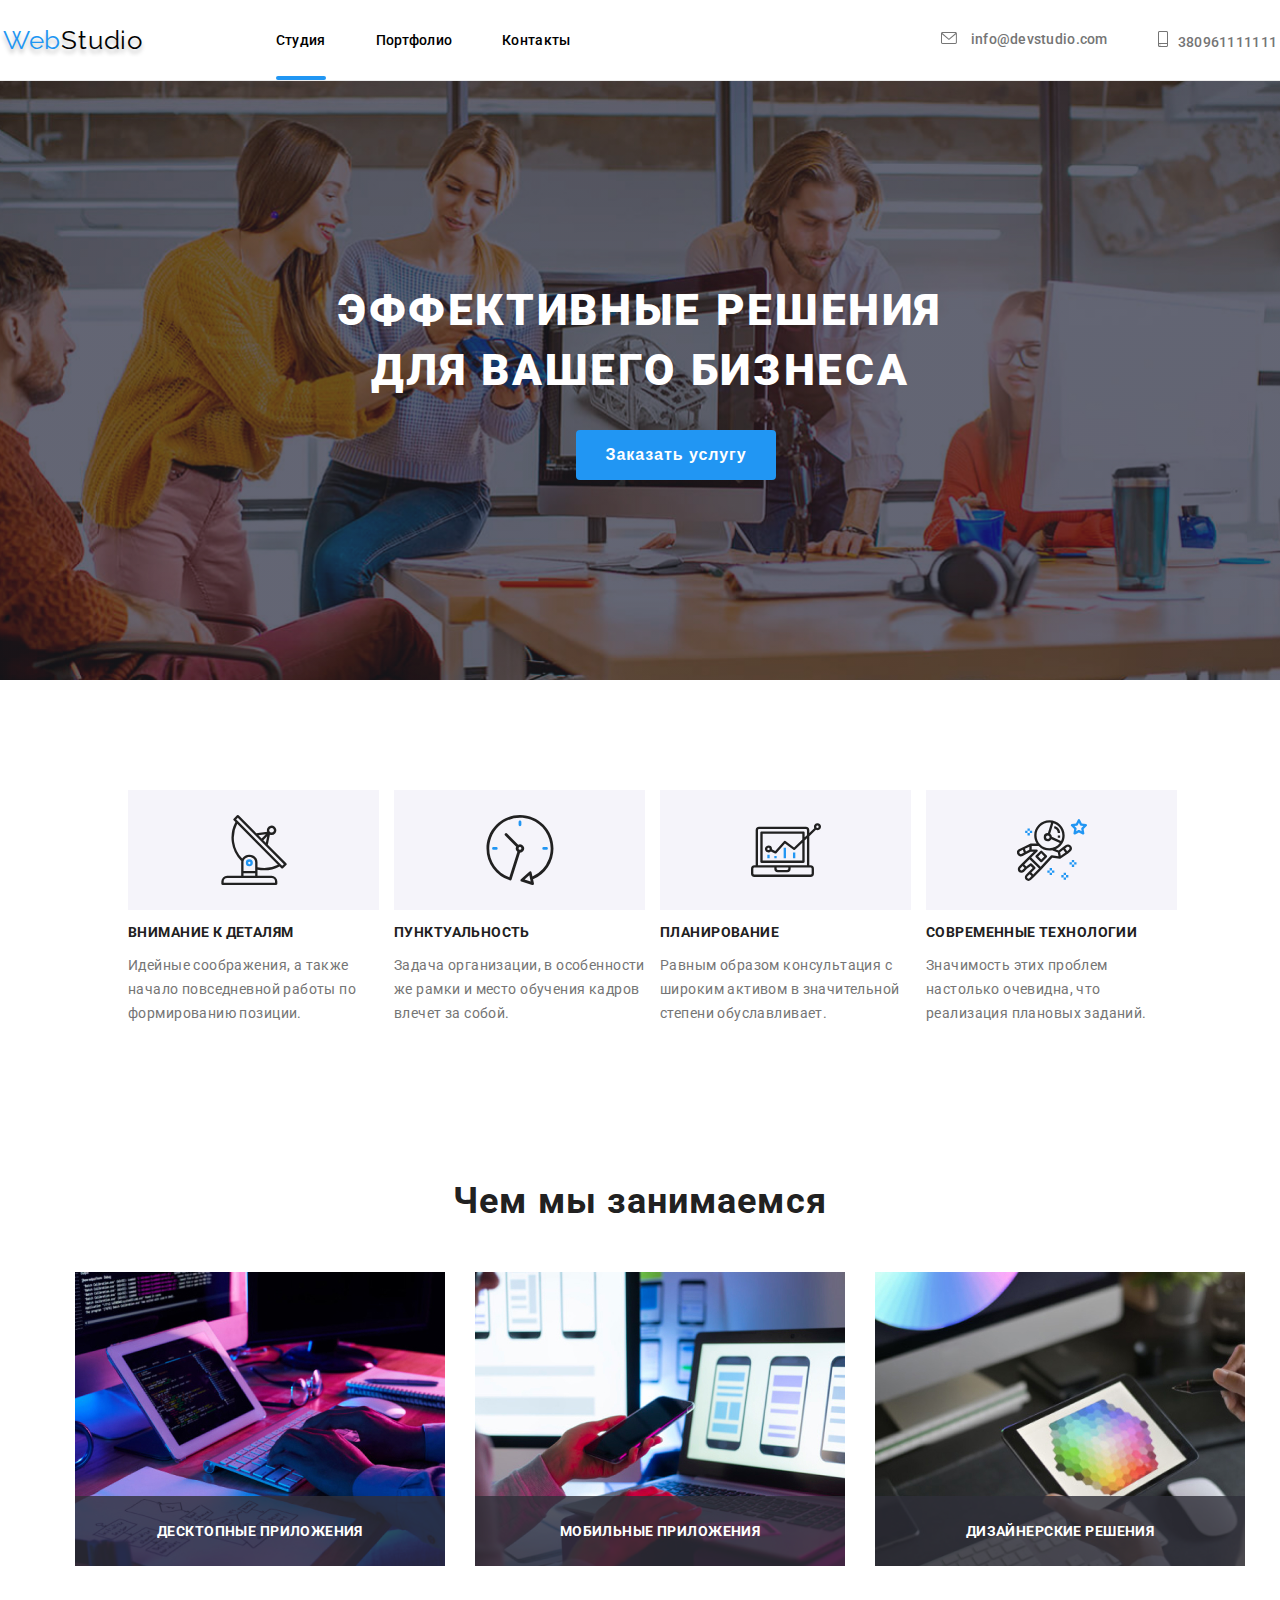
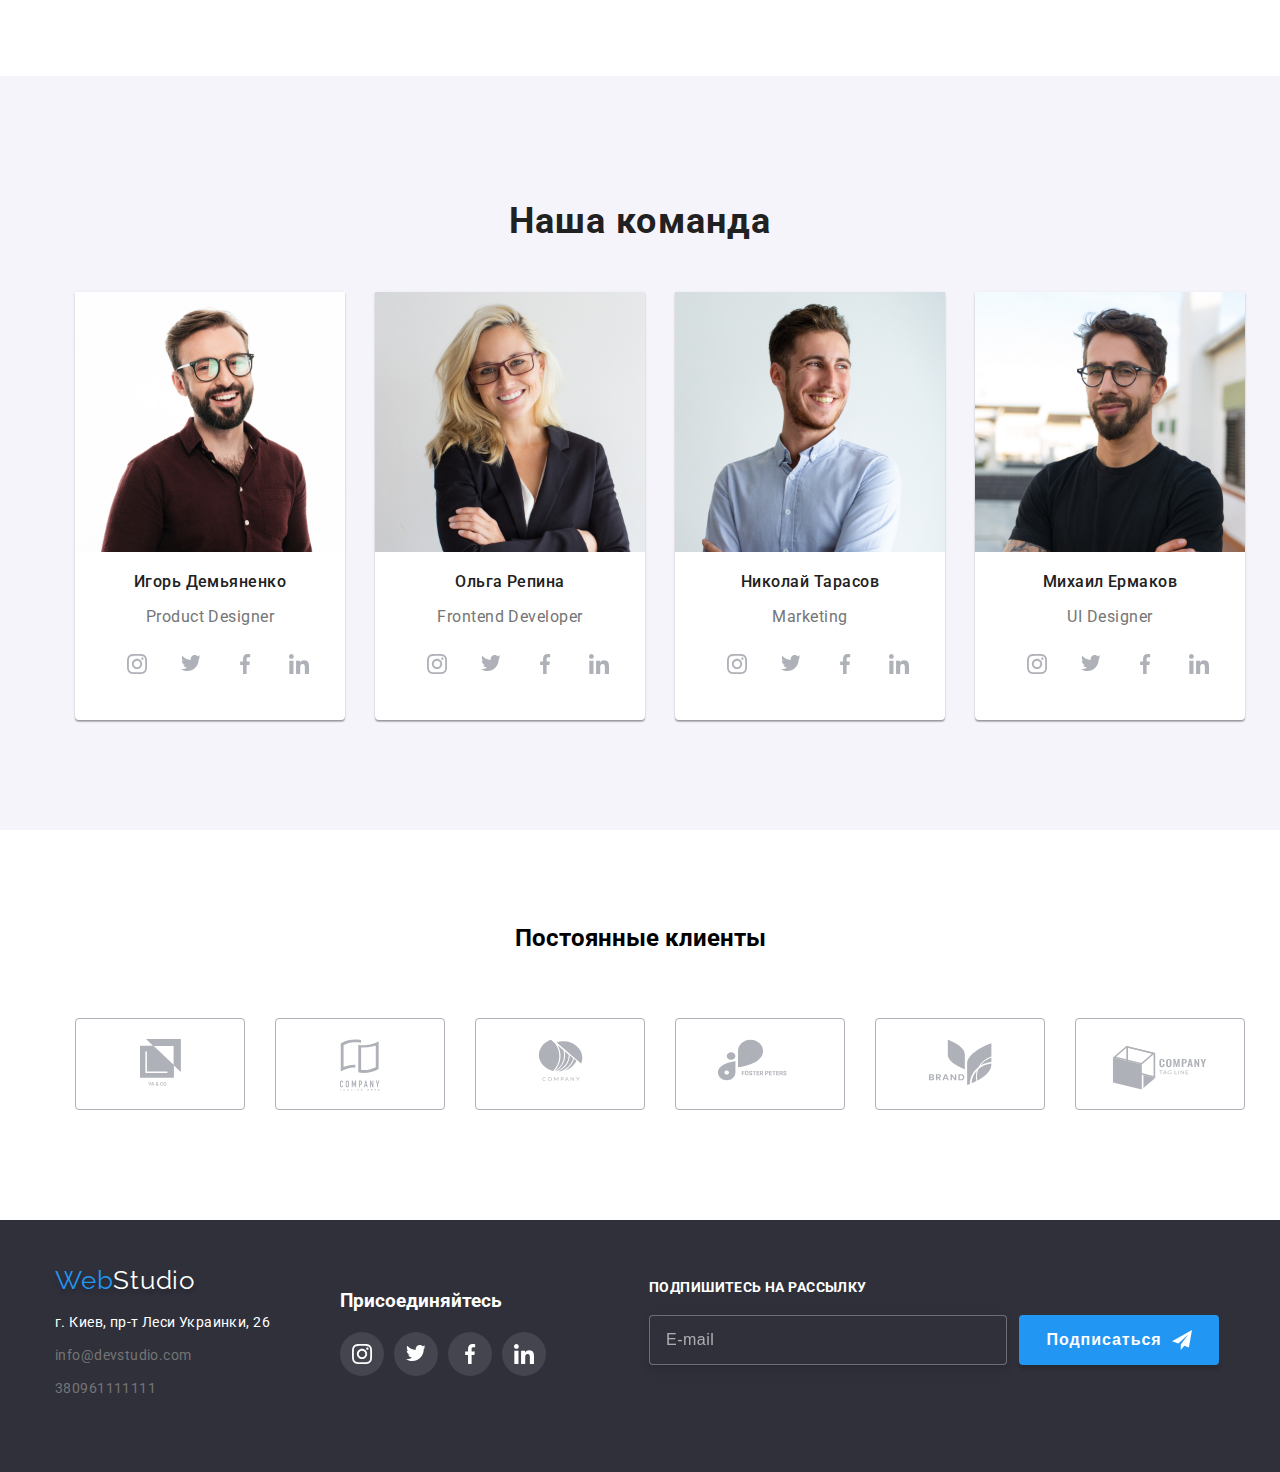
<file: index.html>
<!DOCTYPE html>
<html lang="ru">

<head>
    <meta charset="UTF-8">
    <meta http-equiv="X-UA-Compatible" content="IE=edge">
    <meta name="viewport" content="width=device-width, initial-scale=1.0">
    <title lang="en">Web Studio</title>
    <link rel="preconnect" href="https://fonts.googleapis.com">
    <link rel="preconnect" href="https://fonts.gstatic.com" crossorigin>
    <link href="https://fonts.googleapis.com/css2?family=Raleway:wght@700&family=Roboto:wght@400;700;900&display=swap"
        rel="stylesheet">
    <link rel="stylesheet" href="css/styles.css" type="text/css" />
</head>

<body class="body">
    <header class="header">
        <div>
            <a href="" class="icon top"><span>Web</span>Studio</a>
        </div>
        <nav>
            <ul class="menu-navigation">
                <li class="item"><a href="./index.html" class="link current-main">Студия</a></li>
                <li class="item"><a href="./portfolio.html" class="link">Портфолио</a></li>
                <li class="item"><a href="" class="link">Контакты</a></li>
            </ul>
        </nav>
        <div>
            <ul class="contacts">

                <li class="item contacts-item"><a href="mailto:info@devstudio.com" >
                        <svg width="16" height="12" class="letter-icon">
                            <use href="./images/sprite.svg#icon-letter-icon" ></use>
                        </svg>
                        info@devstudio.com
                    </a>
                </li>

                <li class="item contacts-item"><a href="tel:+380961111111"><svg width="10" height="16" class="smarthphone-icon">
                            <use href="./images/sprite.svg#icon-smartphone-icon"></use>
                        </svg>380961111111</a>
                </li>
            </ul>
        </div>
    </header>
    <main>
        <section class="hat">
            <h1>Эффективные решения </br>для вашего бизнеса</h1>
            <button type="button" data-modal-open>
                Заказать услугу
            </button>
        </section>

        <section class="specifications">
            <h2 hidden=true>Особенности</h2>
            <div class="container specifications-container">
                <ul class="specifications-list">
                    <li class="specifications-item">
                        <h3>Внимание к деталям</h3>
                        <p>Идейные соображения, а также начало повседневной работы по формированию позиции.</p>
                    </li>

                    <li class="specifications-item">
                        <h3>Пунктуальность</h3>
                        <p>Задача организации, в особенности же рамки и место обучения кадров влечет за собой.</p>
                    </li>

                    <li class="specifications-item">
                        <h3>Планирование</h3>
                        <p>Равным образом консультация с широким активом в значительной степени обуславливает.</p>
                    </li>

                    <li class="specifications-item">
                        <h3>Современные технологии</h3>
                        <p>Значимость этих проблем настолько очевидна, что реализация плановых заданий.</p>
                    </li>
                </ul>
            </div>
        </section>
        <section class="activities">
            <h2 class="activities-title">Чем мы занимаемся</h2>
            <div class="activites-images">
                <ul class="activities-list">
                <li class="activities-img">
                    <img class="activites-item" src="images/img.jpg" alt="человек печатает" width="370" height="294"/>
                    <h3 class="activities-description">Десктопные приложения</h3>
                </li>
                <li class="activities-img">
                    <img class="activites-item" src="images/box2.jpg" alt="человек держит телефон" width="370" height="294" />
                    <h3 class="activities-description">Мобильные приложения</h3>
                </li>
                <li class="activities-img">
                    <img class="activites-item" src="images/box3.jpg" alt="человек рисует в планшете" width="370" height="294"/>
                    <h3 class="activities-description">Дизайнерские решения</h3>
                </li>
                </ul>
            </div>
        </section>
        <section class="team">
            <h2>Наша команда</h2>
            <ul>
                <li class="team-box">
                    <img src="images/P.jpg" alt="Игорь Демьяненко" width="270" height="260" />
                    <h3>Игорь Демьяненко</h3>
                    <p>Product Designer</p>
                    <div class="team-container">
                        <ul class="team-list">
                            <li class="team-link">
                                <button>
                                    <svg width="20" height="20" class="team-icon">
                                        <use href="./images/sprite.svg#icon-instagram"></use>
                                    </svg>
                                </button>
                            </li>
                            <li class="team-link">
                                <button>
                                    <svg width="20" height="18"  class="team-icon">
                                        <use href="./images/sprite.svg#icon-Twitter"></use>
                                    </svg>
                                </button>
                            </li>
                            <li class="team-link">
                                <button>
                                    <svg width="20" height="20" class="team-icon">
                                        <use href="./images/sprite.svg#icon-Facebook"></use>
                                    </svg>
                                </button>
                            </li>
                            <li class="team-link">
                                <button>
                                    <svg width="20" height="20" class="team-icon">
                                        <use href="./images/sprite.svg#icon-Linkedin"></use>
                                    </svg>
                                </button>
                            </li>
                        </ul>
                    </div>
                </li>
                <li class="team-box">
                    <img src="images/P1.jpg" alt="Ольга Репина" width="270" height="260" />
                    <h3>Ольга Репина</h3>
                    <p>Frontend Developer</p>
                    <div class="team-container">
                        <ul class="team-list">
                            <li class="team-link">
                                <button>
                                    <svg width="20" height="20" class="team-icon">
                                        <use href="./images/sprite.svg#icon-instagram"></use>
                                    </svg>
                                </button>
                            </li>
                            <li class="team-link">
                                <button>
                                    <svg width="20" height="18"  class="team-icon">
                                        <use href="./images/sprite.svg#icon-Twitter"></use>
                                    </svg>
                                </button>
                            </li>
                            <li class="team-link">
                                <button>
                                    <svg width="20" height="20" class="team-icon">
                                        <use href="./images/sprite.svg#icon-Facebook"></use>
                                    </svg>
                                </button>
                            </li>
                            <li class="team-link">
                                <button>
                                    <svg width="20" height="20" class="team-icon">
                                        <use href="./images/sprite.svg#icon-Linkedin"></use>
                                    </svg>
                                </button>
                            </li>
                        </ul>
                    </div>
                </li>
                <li class="team-box">
                    <img src="images/P2.jpg" alt="Николай Тарасов" width="270" height="260" />
                    <h3>Николай Тарасов</h3>
                    <p>Marketing</p>
                    <div class="team-container">
                        <ul class="team-list">
                            <li class="team-link">
                                <button>
                                    <svg width="20" height="20" class="team-icon">
                                        <use href="./images/sprite.svg#icon-instagram"></use>
                                    </svg>
                                </button>
                            </li>
                            <li class="team-link">
                                <button>
                                    <svg width="20" height="18"  class="team-icon">
                                        <use href="./images/sprite.svg#icon-Twitter"></use>
                                    </svg>
                                </button>
                            </li>
                            <li class="team-link">
                                <button>
                                    <svg width="20" height="20" class="team-icon">
                                        <use href="./images/sprite.svg#icon-Facebook"></use>
                                    </svg>
                                </button>
                            </li>
                            <li class="team-link">
                                <button>
                                    <svg width="20" height="20" class="team-icon">
                                        <use href="./images/sprite.svg#icon-Linkedin"></use>
                                    </svg>
                                </button>
                            </li>
                        </ul>
                    </div>
                </li>
                <li class="team-box">
                    <img src="images/P3.jpg" alt="Михаил Ермаков" width="270" height="260" />
                    <h3>Михаил Ермаков</h3>
                    <p>UI Designer</p>
                    <div class="team-container">
                        <ul class="team-list">
                            <li class="team-link">
                                <button>
                                    <svg width="20" height="20" class="team-icon">
                                        <use href="./images/sprite.svg#icon-instagram"></use>
                                    </svg>
                                </button>
                            </li>
                            <li class="team-link">
                                <button>
                                    <svg width="20" height="18"  class="team-icon">
                                        <use href="./images/sprite.svg#icon-Twitter"></use>
                                    </svg>
                                </button>
                            </li>
                            <li class="team-link">
                                <button>
                                    <svg width="20" height="20" class="team-icon">
                                        <use href="./images/sprite.svg#icon-Facebook"></use>
                                    </svg>
                                </button>
                            </li>
                            <li class="team-link">
                                <button>
                                    <svg width="20" height="20" class="team-icon">
                                        <use href="./images/sprite.svg#icon-Linkedin"></use>
                                    </svg>
                                </button>
                            </li>
                        </ul>
                    </div>
                </li>
            </ul>
        </section>
        <section class="client">
            <h2>Постоянные клиенты</h2>
            <div class="client-container">
                <ul class="client-list">
                    <li class="client-item">
                        <a href="">
                            <svg width="41" height="47" class="client-icon">
                                <use href="./images/sprite.svg#icon-Client1"></use>
                            </svg>
                        </a>
                    </li>
                    <li class="client-item">
                        <a href="">
                            <svg width="40" height="52" viewBox="0 0 40 52" class="client-icon">
                                <use href="./images/sprite.svg#icon-Client2"></use>
                            </svg></a>
                    </li>
                    <li class="client-item">
                        <a href="">
                            <svg width="45" height="42" class="client-icon">
                                <use href="./images/sprite.svg#icon-Client3"></use>
                            </svg></a>
                    </li> 
                    <li class="client-item">
                        <a href="">
                            <svg width="85" height="42" class="client-icon">
                                <use href="./images/sprite.svg#icon-Client4">
                            </svg> 
                        </a>
                    </li>
                    <li class="client-item">
                        <a href="">
                            <svg width="63" height="47" class="client-icon">
                                <use href="./images/sprite.svg#icon-Client5"></use>
                            </svg>
                        </a>
                    </li>
                    <li class="client-item">
                        <a href=""><svg width="106" height="60" class="client-icon">
                            <use href="./images/sprite.svg#icon-Client6">
                            </svg></a>
                    </li>
                </ul>
            </div>
        </section>
    </main>
    <footer class="footer">
        <div class="container footer-container">
            <div>
            <a href="./index.html" class="icon bottom"><span>Web</span>Studio</a>
            <div class="footer-contacts">
                <ul>
                    <li>
                        <address>г. Киев, пр-т Леси Украинки, 26</address>
                    </li>
                    <li><a href="mailto:info@devstudio.com">info@devstudio.com</a></li>
                    <li><a href="tel:+380961111111">380961111111</a></li>
                </ul>
            </div>
            </div>


            <div class="footer-social">
                <h3>Присоединяйтесь</h3>
                <ul class="footer-list">
                    <li class="footer-link">
                        <button>
                            <svg width="20" height="20" class="footer-icon">
                                <use href="./images/sprite.svg#icon-instagram"></use>
                            </svg>
                        </button>
                    </li>
                    <li class="footer-link">
                        <button>
                            <svg width="20" height="18"  class="footer-icon">
                                <use href="./images/sprite.svg#icon-Twitter"></use>
                            </svg>
                        </button>
                    </li>
                    <li class="footer-link">
                        <button>
                            <svg width="20" height="20" class="footer-icon">
                                <use href="./images/sprite.svg#icon-Facebook"></use>
                            </svg>
                        </button>
                    </li>
                    <li class="footer-link">
                        <button>
                            <svg width="20" height="20" class="footer-icon">
                                <use href="./images/sprite.svg#icon-Linkedin"></use>
                            </svg>
                        </button>
                    </li>
                </ul>
            </div>
            <div class="footer-mailing">
                <h3>Подпишитесь на рассылку</h3>
                <div class="subscription">
                <label for="emai">
                    <input type="email" name="emai" class="email-sub" placeholder="E-mail"/>
                </label>
                <label>
                <button type="submit" class="button-sub">Подписаться 
                    <svg width="20" height="20" class="footer-button-svg">
                        <use href="./images/sprite.svg#icon-icon-send-1"></use>
                    </svg>
                </button>
                </label>
                </div>
            </div>
        </div>
    </footer>

    
    <div class="backdrop is-hidden" data-modal>
        <div class="modal">
            <button type="button" class="close-button" data-modal-close>
                <svg width="11" height="11">
                    <use href="./images/sprite.svg#icon-Close"></use>
                </svg>
            </button>

            <p class="modal-title">Оставьте свои данные, мы вам перезвоним</p>
       
            <form class="modal-label">
                <div class="modal-unput-field">
                <label for="user_name">
                    <p>Имя</p>
                    <span class="input-wrap">
                    <input type="text" name="username" id="user_name" class="input"/>
                    <svg width="12" height="12" class="input-icon">
                        <use href="./images/sprite.svg#icon-Icon-name-1"></use>
                    </svg>
                    </span>
                </label>
                </div>
                <div class="modal-input-field">
                <label for="user_number">
                    <p>Телефон</p>
                    <span class="input-wrap">
                    <input type="number" name="number" id="user_number" class="input">
                    <svg width="13" height="13" class="input-icon">
                        <use href="./images/sprite.svg#icon-Icon-phone-1"></use>
                    </svg>
                    </span>
                </label>
                </div>
                <div class="modal-input-field">
                <label for="user_email">
                    <p>Почта</p>
                    <span class="input-wrap">
                    <input type="email" name="emai" id="user_email" class="input">
                    <svg width="15" height="12" class="input-icon">
                        <use href="./images/sprite.svg#icon-Icon-email-1"></use>
                    </svg>
                    </span>
                </label>
                </div>
                <div>
                <label for="user_feedback">
                    <p>Комментарий</p>
                    <textarea name="feedback" placeholder="Введите текст" id="user_feedback" class="textarea-input"></textarea>
                </label>
                </div>
                <div class="modal-checkbox">
                    <input type="checkbox" id="check" name="terms-use" class="check">
                <label for="check" class="termsuse-text">
                    Соглашаюсь с рассылкой и принимаю  <a href="" class="terms-link">Условия договора</a>
                </label>
                </div>
                <div class="modal-button">
                <button type="submit" class="send-button">
                    Отправить
                </button>
                </div>
            </form>
        </div>
    </div>

    <script src="./js/modal.js"></script>
</body>

</html>
</file>
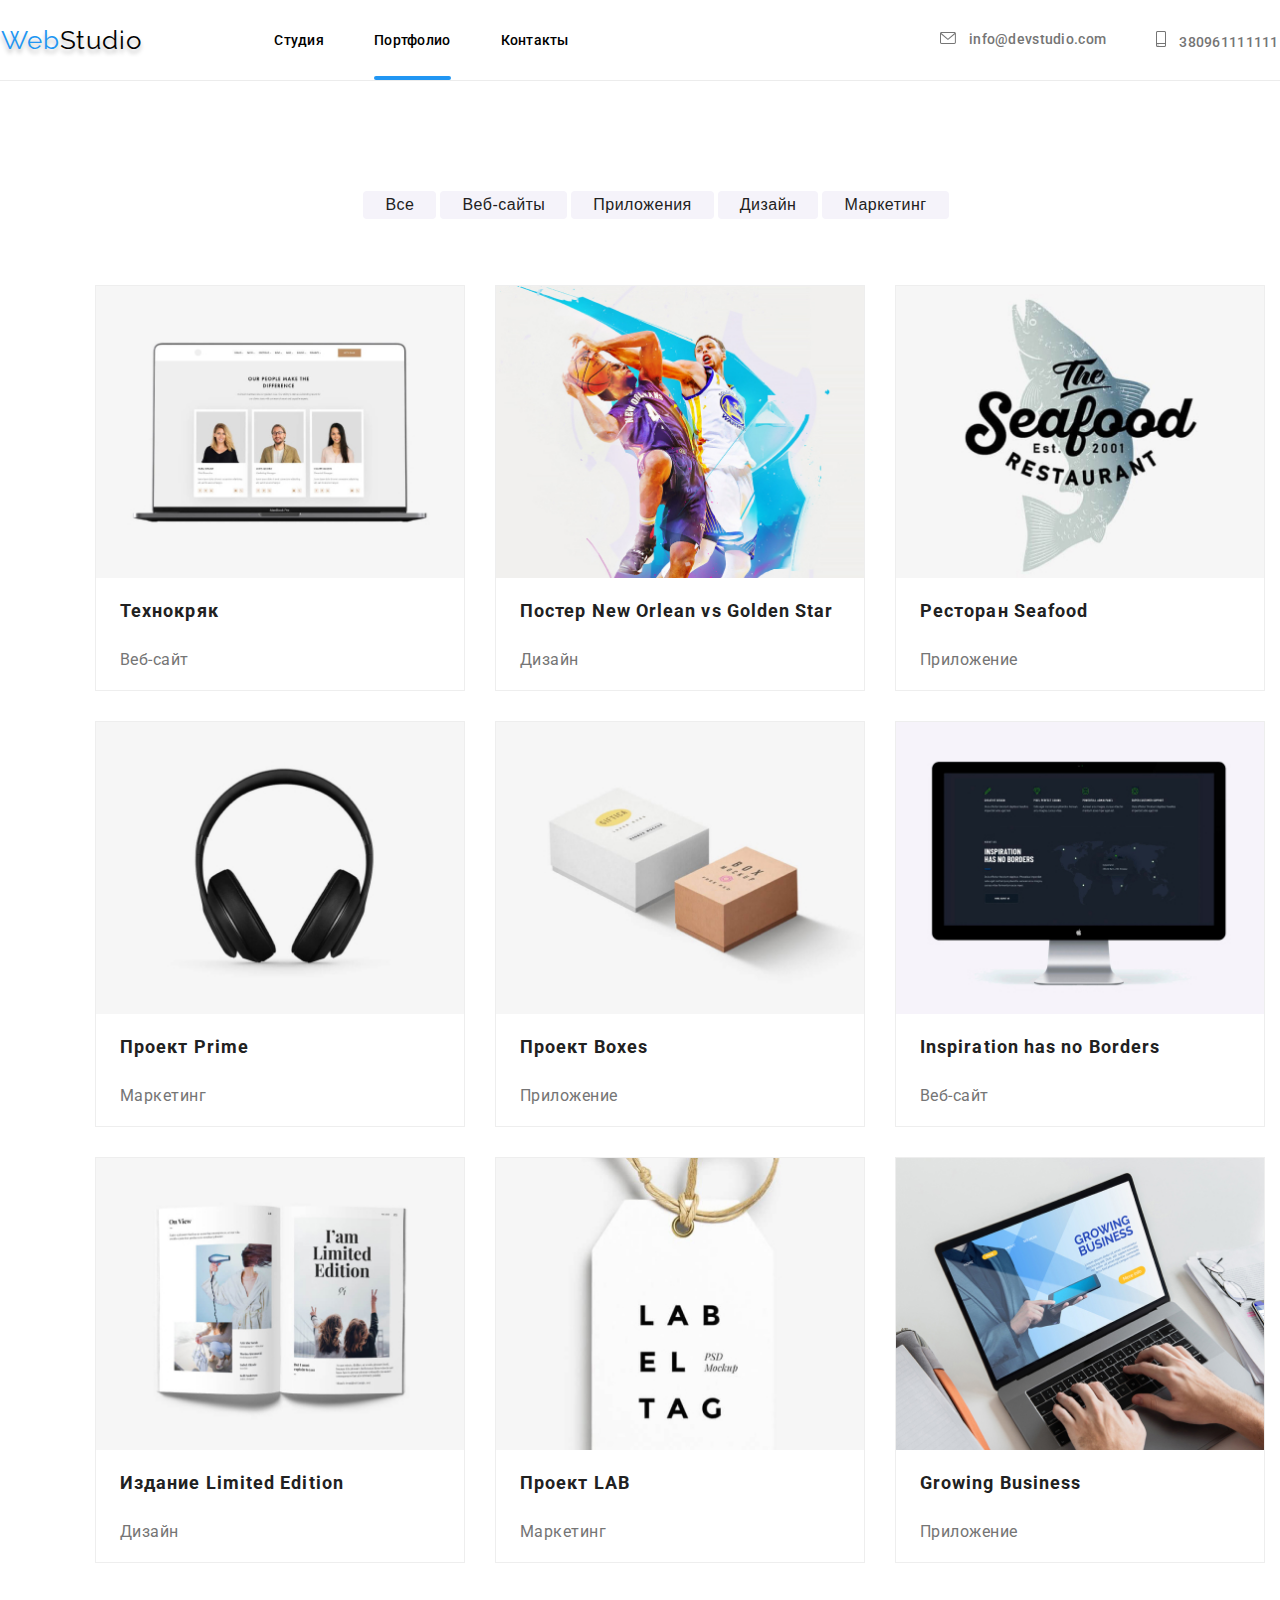
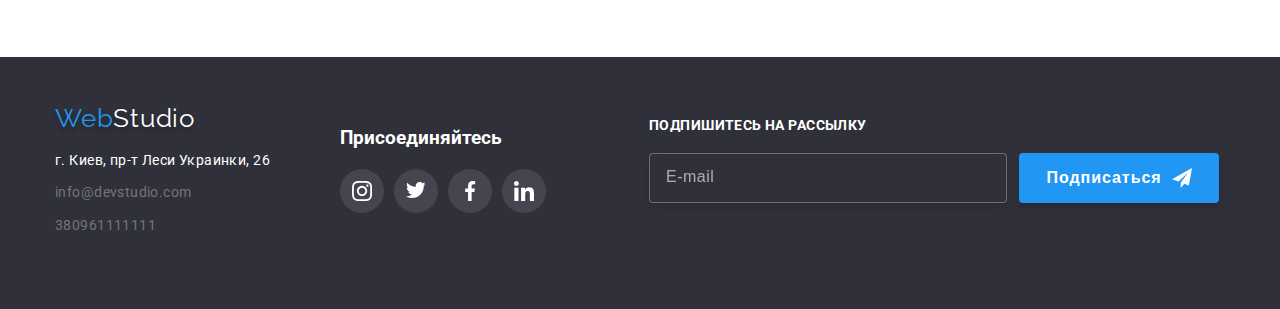
<file: portfolio.html>
<!DOCTYPE html>
<html lang="ru">

<head>
    <meta charset="UTF-8">
    <meta http-equiv="X-UA-Compatible" content="IE=edge">
    <meta name="viewport" content="width=device-width, initial-scale=1.0">
    <title>Portfolio</title>
    <link rel="preconnect" href="https://fonts.googleapis.com">
    <link rel="preconnect" href="https://fonts.gstatic.com" crossorigin>
    <link href="https://fonts.googleapis.com/css2?family=Raleway:wght@700&family=Roboto:wght@400;700;900&display=swap"
        rel="stylesheet">
    <link rel="stylesheet" href="css/styles.css" type="text/css" />
</head>

<body class="body">
    <header class="header">
        <div>
            <a href="" class="icon top"><span>Web</span>Studio</a>
        </div>
        <nav>
            <ul class="menu-navigation">
                <li class="item"><a href="./index.html" class="link">Студия</a></li>
                <li class="item"><a href="./portfolio.html" class="link current-main">Портфолио</a></li>
                <li class="item"><a href="" class="link">Контакты</a></li>
            </ul>
        </nav>
        <div>
            <ul class="contacts">

                <li class="item contacts-item"><a href="mailto:info@devstudio.com">
                        <svg width="16" height="12" class="letter-icon">
                            <use href="./images/sprite.svg#icon-letter-icon"></use>
                        </svg>
                        info@devstudio.com
                    </a>
                </li>

                <li class="item contacts-item"><a href="tel:+380961111111"><svg width="10" height="16" class="smarthphone-icon">
                            <use href="./images/sprite.svg#icon-smartphone-icon"></use>
                        </svg>
                        380961111111</a></li>

            </ul>
        </div>
    </header>

    <main>

        <section>
            <div class="portfolio-button">
            <h1 hidden=true> Портфолио</h1>
                <ul class="portfolio-menu">
                    <li><button type="button" class="button-menu">Все</button></li>
                    <li><button type="button" class="button-menu">Веб-сайты</button></li>
                    <li><button type="button" class="button-menu">Приложения</button></li>
                    <li><button type="button" class="button-menu">Дизайн</button></li>
                    <li><button type="button" class="button-menu">Маркетинг</button></li>
                </ul>
            </div>
            <div class="container">
            <ul class="portfolio">
                <li class="portfolio-item">
                    <div class="portfolio-overlay"><img src="images/Portfolio1.jpg" alt="Technocryak" class="portfolio-images"/>
                        <p class="p-overlay">Технокряк это современная площадка распространения коронавируса. Компании используют эту платформу для цифрового шпионажа и атак на защищённые сервера конкурентов.
                        </p>
                    </div>
                    <h2>Технокряк</h2>
                    <p class="p-text">Веб-сайт</p>
                </li>
                <li class="portfolio-item">
                    <div class="portfolio-overlay"><img src="images/Portfolio2.jpg" alt="NewOrlean" class="portfolio-images"/>
                        <p class="p-overlay">Технокряк это современная площадка распространения коронавируса. Компании используют эту платформу для цифрового шпионажа и атак на защищённые сервера конкурентов.
                        </p>
                    </div>
                    <h2>Постер New Orlean vs Golden Star</h2>
                    <p class="p-text">Дизайн</p>
                </li>
                <li class="portfolio-item">
                    <div class="portfolio-overlay"><img src="images/Portfolio3.jpg" alt="Seafood" class="portfolio-images"/>
                        <p class="p-overlay">Технокряк это современная площадка распространения коронавируса. Компании используют эту платформу для цифрового шпионажа и атак на защищённые сервера конкурентов.
                        </p>
                    </div>
                    <h2>Ресторан Seafood</h2>
                    <p class="p-text">Приложение</p>
                </li>


                <li class="portfolio-item">
                    <div class="portfolio-overlay"><img src="images/Portfolio4.jpg" alt="Prime" class="portfolio-images"/>
                        <p class="p-overlay">Технокряк это современная площадка распространения коронавируса. Компании используют эту платформу для цифрового шпионажа и атак на защищённые сервера конкурентов.
                        </p>
                    </div>
                    <h2>Проект Prime</h2>
                    <p class="p-text">Маркетинг</p>
                </li>
                <li class="portfolio-item">
                    <div class="portfolio-overlay"><img src="images/Portfolio5.jpg" alt="Boxes" class="portfolio-images"/>
                        <p class="p-overlay">Технокряк это современная площадка распространения коронавируса. Компании используют эту платформу для цифрового шпионажа и атак на защищённые сервера конкурентов.
                        </p>
                    </div>
                    <h2>Проект Boxes</h2>
                    <p class="p-text">Приложение</p>
                </li>
                <li class="portfolio-item">
                    <div class="portfolio-overlay"><img src="images/Portfolio6.jpg" alt="Inspiration" class="portfolio-images"/>
                        <p class="p-overlay">Технокряк это современная площадка распространения коронавируса. Компании используют эту платформу для цифрового шпионажа и атак на защищённые сервера конкурентов.
                        </p>
                    </div>
                    <h2>Inspiration has no Borders</h2>
                    <p class="p-text">Веб-сайт</p>
                </li>


                <li class="portfolio-item">
                    <div class="portfolio-overlay"><img src="images/Portfolio7.jpg" alt="LimitedEdition" class="portfolio-images"/>
                    <p class="p-overlay">Технокряк это современная площадка распространения коронавируса. Компании используют эту платформу для цифрового шпионажа и атак на защищённые сервера конкурентов.
                    </p>
                    </div>
                    <h2>Издание Limited Edition</h2>
                    <p class="p-text">Дизайн</p>
                </li>
                <li class="portfolio-item">
                    <div class="portfolio-overlay"><img src="images/Portfolio8.jpg" alt="LAB" class="portfolio-images"/>
                        <p class="p-overlay">Технокряк это современная площадка распространения коронавируса. Компании используют эту платформу для цифрового шпионажа и атак на защищённые сервера конкурентов.
                        </p>
                    </div>
                    <h2>Проект LAB</h2>
                    <p class="p-text">Маркетинг</p>
                </li>
                <li class="portfolio-item">
                    <div class="portfolio-overlay"><img src="images/Portfolio9.jpg" alt="GrowingBusiness" class="portfolio-images"/>
                        <p class="p-overlay">Технокряк это современная площадка распространения коронавируса. Компании используют эту платформу для цифрового шпионажа и атак на защищённые сервера конкурентов.
                        </p>
                    </div>
                    <h2>Growing Business</h2>
                    <p class="p-text">Приложение</p>
                </li>

            </ul>
        </div>
        </section>
    </main>
    <footer class="footer">
        <div class="container footer-container">
            <div>
            <a href="./index.html" class="icon bottom"><span>Web</span>Studio</a>
            <div class="footer-contacts">
                <ul>
                    <li>
                        <address>г. Киев, пр-т Леси Украинки, 26</address>
                    </li>
                    <li><a href="mailto:info@devstudio.com">info@devstudio.com</a></li>
                    <li><a href="tel:+380961111111">380961111111</a></li>
                </ul>
            </div>
            </div>


            <div class="footer-social">
                <h3>Присоединяйтесь</h3>
                <ul class="footer-list">
                    <li class="footer-link">
                        <button>
                            <svg width="20" height="20" class="footer-icon">
                                <use href="./images/sprite.svg#icon-instagram"></use>
                            </svg>
                        </button>
                    </li>
                    <li class="footer-link">
                        <button>
                            <svg width="20" height="18"  class="footer-icon">
                                <use href="./images/sprite.svg#icon-Twitter"></use>
                            </svg>
                        </button>
                    </li>
                    <li class="footer-link">
                        <button>
                            <svg width="20" height="20" class="footer-icon">
                                <use href="./images/sprite.svg#icon-Facebook"></use>
                            </svg>
                        </button>
                    </li>
                    <li class="footer-link">
                        <button>
                            <svg width="20" height="20" class="footer-icon">
                                <use href="./images/sprite.svg#icon-Linkedin"></use>
                            </svg>
                        </button>
                    </li>
                </ul>
            </div>
            <div class="footer-mailing">
                <h3>Подпишитесь на рассылку</h3>
                <div class="subscription">
                <label for="emai">
                    <input type="email" name="emai" class="email-sub" placeholder="E-mail"/>
                </label>
                <label>
                <button type="submit" class="button-sub">Подписаться 
                    <svg width="20" height="20" class="footer-button-svg">
                        <use href="./images/sprite.svg#icon-icon-send-1"></use>
                    </svg>
                </button>
                </label>
                </div>
            </div>
        </div>
    </footer>
</body>

</html>
</file>
<file: css/styles.css>
.body{
    font-family: "Roboto", BlinkMacSystemFont, 'Segoe UI',  Oxygen, Ubuntu, Cantarell, 'Open Sans', 'Helvetica Neue', sans-serif;
    background-color: #FFFFFF;
    margin: 0%;
}
.icon span {
    color: #2196F3;
}
.icon {
    text-decoration: line-through;
    text-decoration: none;
    font-family: 'Raleway', sans-serif;
    font-size: 26px;
    letter-spacing: 0.03em;
    text-shadow: 0px 4px 4px rgba(0, 0, 0, 0.25);
}
.bottom{
color: #FFFFFF;
}
.top{
    color: #000000;
}
.header{
    background-color: #FFFFFF;
    height: 80px;


    display: flex;
    align-items:center; 
    justify-content: center;
    border-bottom: 1px solid #ECECEC;
    
}


.menu-navigation{
    display: flex;
    margin-left: 93px;
}
.menu-navigation .item:not(:last-child) {
    margin-right: 50px;
  }
.menu-navigation a{
    text-decoration: none;
    font-style: normal;
    font-weight: 500;
    font-size: 14px;
    letter-spacing: 0.02em;
    color: black;

    padding-top: 32px;
    padding-bottom: 32px;
    display: block;

    transition: 250ms cubic-bezier(0.4, 0, 0.2, 1);
}
.menu-navigation a:hover{
    color:#2196F3;
}
.menu-navigation a:focus{
    color:#2196F3;
}
.menu-navigation li{
    list-style-type: none;
}

.contacts{
    display: flex;
    margin-left: 331px;
}
.contacts .item:not(:last-child){
    margin-right: 50px;
}
.contacts li{
    list-style-type: none;
}
.contacts a{
    text-decoration: none;
    font-style: normal;
    font-weight: 500;
    font-size: 14px;
    letter-spacing: 0.02em;
    color: #757575;
    display: block;

    transition: 250ms cubic-bezier(0.4, 0, 0.2, 1);
}
.contacts a:hover,.contacts a:focus , .contacts-item a:hover svg{
    color: #2196F3;
    fill: #2196F3;
}

.letter-icon{
    display: inline-flex;
    margin-right: 10px;
    fill: #757575; 

    transition: 250ms cubic-bezier(0.4, 0, 0.2, 1);
}
.smarthphone-icon{
    display: inline-flex;
    margin-right: 10px;
    fill:#757575;

    transition: 250ms cubic-bezier(0.4, 0, 0.2, 1);
}
.link{
    position: relative;
}
.current-main::after{
    content: "";
    position: absolute;
    border-radius: 2px;
    left: 0;
    bottom: 0;
    width: 100%;
    height: 4px;
    background-color: #2196F3;
    display: block;
}




.hat{
    background-image:linear-gradient( to top, rgba(47, 48, 58, 0.4), rgba(47, 48, 58, 0.4)), 
    url(../images/Hat-img.jpg);
    background-color: #2F303A;
    padding: 200px 0px;
    background-repeat: no-repeat;
    background-position: center;
    background-size: cover;
}
.hat h1{
    font-style: normal;
    font-weight: 900;
    font-size: 44px;
    line-height: 136%;
    text-align: center;
    letter-spacing: 0.06em;
    text-transform: uppercase;
    color: #FFFFFF;
    margin-top: 0px;
}
.hat button{
    width: 200px;
    height: 50px;
    font-style: normal;
    font-weight: bold;
    font-size: 16px;
    line-height: 187%;
    border: none;
    border-radius: 4px;
    cursor: pointer;
    
    letter-spacing: 0.06em;
    color: #FFFFFF;
    background: #2196F3;
    transition: 250ms cubic-bezier(0.4, 0, 0.2, 1);
    
    margin-left: 45%;
}
.hat button:hover {
    background: #188ce8;
}
.hat button:focus {
    background: #188ce8;
}



.specifications{
    padding: 94px 0;
}
.specifications h3{
    font-style: normal;
    font-weight: bold;
    font-size: 14px;
    line-height: 16px;
    letter-spacing: 0.03em;
    text-transform: uppercase;
    color: #212121;
}
.specifications li{
    list-style-type: none;
    display: inline;
    padding-right: 15px;
}
.container{
    width: 1200px;
    box-sizing: border-box;
    margin: 0 auto;
    padding: 0 15px;
}
.specifications p{
    font-style: normal;
    font-weight: normal;
    font-size: 14px;
    line-height: 171%;
    letter-spacing: 0.03em;
    color: #757575;
}
.specifications-list {
    display: flex;
    justify-content: center; 
}
.specifications-item{
    width: 251px;
}
.specifications-item::before{
    display: block;

    content: "";
    height: 120px;
    background-color: #F5F4FA;
    background-position: center;
    background-repeat: no-repeat;
}
.specifications-item:nth-child(1)::before{
    background-image: url(../images/antenna.svg);
}
.specifications-item:nth-child(2)::before{
    background-image: url(../images/clock.svg);
}
.specifications-item:nth-child(3)::before{
    background-image: url(../images/diagram.svg);
}
.specifications-item:nth-child(4)::before{
    background-image: url(../images/astronaut.svg);
}
/*.specifications-item:not(:last-child) {
    margin-right: 30px;
}*/






.activities{
    padding-bottom: 94px;
}
.activities-title{
    text-align: center;
    font-style: normal;
    font-weight: bold;
    font-size: 36px;
    letter-spacing: 0.03em;
    color: #212121;
    margin-bottom: 50px;
}
.activities-list{
    list-style-type: none;
    display: flex;
    justify-content: center;
}
.activities-img{
    position: relative;
    display: inline-flex;
}
.activities-description{
    position: absolute;
    display: flex;
    margin: 0;
    justify-content: center;
    align-items: center;
    
    
    bottom: 0;
    
    color: #FFFFFF;
    font-style: normal;
    font-weight: bold;
    font-size: 14px;
    line-height: 16px;
    letter-spacing: 0.03em;
    text-transform: uppercase;

    width: 100%;
    height: 70px;
    background: rgba(47, 48, 58, 0.8);
    
    z-index: 1;
}

.activities-img:not(:last-child) {
    margin-right: 30px;
}




.team{
    padding: 94px 0;
    background-color: #F5F4FA;
    width: 100%;
}
.team h2{
    font-style: normal;
    font-weight: bold;
    font-size: 36px;
    text-align: center;
    letter-spacing: 0.03em;
    color: #212121;
    
    margin-bottom: 50px;
}
.team ul{
    display: flex;
    justify-content: center;
    
}
.team-box{
    background-color: #FFFFFF;
    list-style-type: none;
    display: inline;
    width: 270px;
    height: 428px;
    box-shadow: 0px 1px 3px rgba(0, 0, 0, 0.12), 0px 1px 1px rgba(0, 0, 0, 0.14), 0px 2px 1px rgba(0, 0, 0, 0.2);
    border-radius: 0px 0px 4px 4px;
}
.team-box:not(:last-child) {
    margin-right: 30px;
}
.team h3{
    font-style: normal;
    font-weight: 500;
    font-size: 16px;
    letter-spacing: 0.03em;
    color: #212121;
    text-align: center;
}
.team p{
    font-style: normal;
    font-weight: normal;
    font-size: 16px;
    letter-spacing: 0.03em;
    color: #757575;
    text-align: center;
}
.team-container{
    display: flex;
    margin: 0px;
}
.team-list{
    list-style-type: none;
}
.team-link button{
    display: flex;
    border: 0px;
    background-color: white;
    border-radius: 50%;
    padding: 12px;
    margin-right: 10px;
    cursor: pointer;

    transition: 250ms cubic-bezier(0.4, 0, 0.2, 1);
}
.team-link svg{
    fill: #AFB1B8; 
}
.team-link button:hover{
    background-color: #2196F3;
}
.team-link button:hover,.team-link button:focus{
    background-color: #2196F3;
}
.team-link button:hover svg{
    fill: white;
}




.client{
    padding: 94px 0px;
}
.client-item{
    transition: 250ms cubic-bezier(0.4, 0, 0.2, 1);
}
.client h2{
    text-align: center;
    margin: 0%;
    padding-bottom: 50px;
}
.client-list{
    list-style-type: none;
    display: flex;
    justify-content: center; 
}
.client-item a{
    display: block;
    width: 170px;
    height: 92px;
    border: 1px solid #AFB1B8;
    box-sizing: border-box;
    border-radius: 4px;

    transition: 250ms cubic-bezier(0.4, 0, 0.2, 1);
}
.client-item svg{
    display: block; 
    margin: auto;
    padding-top: 20px;
    fill: #AFB1B8;

    transition: 250ms cubic-bezier(0.4, 0, 0.2, 1);
}
.client-item a:hover{
    border-color:#2196F3;
}
.client-item:hover svg{
    fill:#2196F3;
}
.client-item:not(:last-child){
    margin-right: 30px;
}



.footer{ 
    height: 252px;
    width: 100%;
    background-color: #2F303A;
    display: inline-flex;
    flex-direction: column;
    justify-content: center;
}
.footer-container{
    display: flex;
}
.footer li{
    list-style-type: none;
    padding-bottom: 9px;
}
.footer address{
    font-style: normal;
    font-weight: normal;
    font-size: 14px;
    line-height: 171%;
    letter-spacing: 0.03em;
    color: #FFFFFF;
}
.footer-contacts ul{
    padding: 0px;
}
.footer-contacts a:hover{
    color: rgba(255, 255, 255, 1);
}
.footer-contacts a:focus{
    color: rgba(255, 255, 255, 1);
}
.footer span{
    color: #2196F3;
}
.footer-contacts a{
    text-decoration: none;
    color: #757575;
    font-weight: normal;
    font-size: 14px;
    line-height: 171%;
    letter-spacing: 0.03em;
    padding-bottom: 9px;

    transition: 250ms cubic-bezier(0.4, 0, 0.2, 1);
}
.footer-social{
    padding-left: 70px;
    align-self: center;
}
.footer-social h3{
    color: white;
    margin: 0px;
}
.footer-list{
    display: inline-flex;
    justify-content: center;
    padding: 0px;
    margin-top: 20px;
}
.footer-link{
    display: inline-flex;
}
.footer-link button{
    display: flex;
    border: 0px;
    background-color: rgba(255, 255, 255, 0.1);
    border-radius: 50%;
    padding: 12px;
    margin-right: 10px;
    cursor: pointer;

    transition: 250ms cubic-bezier(0.4, 0, 0.2, 1);
}
.footer-link button:hover{
    background-color: #2196F3;
}
.footer-icon{
    fill: white;
}

.footer-mailing{
    margin-left: 93px;
}
.footer-mailing h3{
    font-size: 14px;
    line-height: 16px;
    letter-spacing: 0.03em;
    text-transform: uppercase;
    color: #FFFFFF;
    margin-bottom: 20px;
}
.subscription{
    display: flex;
}
.email-sub{
    height: 50px;
    width: 358px;
    padding-left: 16px;
    border: 1px solid rgba(255, 255, 255, 0.3);
    box-sizing: border-box;
    filter: drop-shadow(0px 4px 4px rgba(0, 0, 0, 0.15));
    border-radius: 4px;
    background-color: #2F303A;
}
.email-sub::placeholder{
    font-size: 16px;
    line-height: 125%;
    display: flex;
    align-items: center;
    letter-spacing: 0.03em;
    color: rgba(255, 255, 255, 0.6);
}
.button-sub{
    display: flex;
    justify-content: center;
    align-items: center;
    margin-left: 12px;
    height: 50px;
    width: 200px;
    background: #2196F3;
    
    outline: none;
    border: 0px;
    box-shadow: 0px 4px 4px rgba(0, 0, 0, 0.15);
    border-radius: 4px;
    cursor: pointer;

    transition: 250ms cubic-bezier(0.4, 0, 0.2, 1);
    
    font-weight: bold;
    font-size: 16px;
    line-height: 187%;
    letter-spacing: 0.06em;
    color: #FFFFFF;
}
.button-sub:hover, .button-sub:focus{
    background-color: #188ce8;
}
.footer-button-svg{
    fill: #FFFFFF;
    margin-left: 10px;
}



.portfolio-button{
    display: flex;
    justify-content: center;
   margin-right: 8px;
   padding-bottom: 50px;
   padding-top: 94px;
}
.portfolio-menu li{
    list-style-type: none;
    display: inline;
    
}
.portfolio-menu button{
    padding-inline: 22px;
    background-color: #f5f3fa;
    color: #212121;
    font-weight: 500;
    font-size: 16px;
    line-height: 162%;
    text-align: center;
    letter-spacing: 0.03em;
    cursor: pointer;
    
    border: none;
    border-radius: 4px;

    transition: 250ms cubic-bezier(0.4, 0, 0.2, 1);
}
.portfolio-menu button:hover{
    background-color: #2196F3;
    color: #FFFFFF;
}
.portfolio-menu button:focus{
    background-color: #2196F3;
    color: #FFFFFF;
}


.portfolio{
    width: 1170px;
    display: flex;
    flex-wrap: wrap; 
    margin: auto;
    padding-bottom: 94px;
}
.portfolio-item{
    list-style-type: none;
    background-color: #FFFFFF;
    border: 1px solid #EEEEEE;
    box-sizing: border-box;
    cursor: pointer;
    
    width: 370px;
    height: 406px;
    margin-right: 30px;
    margin-bottom: 30px;

    transition: 250ms cubic-bezier(0.4, 0, 0.2, 1);
}
.portfolio-item:hover, .portfolio-item:focus{
    
    box-shadow: 0px 1px 1px rgba(0, 0, 0, 0.12), 0px 4px 4px rgba(0, 0, 0, 0.06), 1px 4px 6px rgba(0, 0, 0, 0.16);
}
.portfolio li:nth-child(3n){
    margin-right: 0px;
}
.portfolio li:nth-last-child(-n+3){
    margin-bottom: 0px;
}

.portfolio h2{
    font-weight: bold;
    font-size: 18px;
    line-height: 200%;
    letter-spacing: 0.06em;
    color: #212121;
    padding-left: 24px;
}
.p-text{
    font-weight: normal;
    font-size: 16px;
    line-height: 187% ;
    letter-spacing: 0.03em;
    color: #757575;
    padding-left: 24px;
    padding-bottom: 20px;
}
.portfolio-images{
    display: block;
    max-width: 100%;
    height: auto;
}
.portfolio-overlay {
    position: relative;
    overflow: hidden;
}
.p-overlay{
    position: absolute;
    display: flex;
    text-align: left;
    margin: 0px;
    top: 0;
    left: 0;
    width: 322px;
    height: 100%;
    padding: 63px 24px;
    overflow: auto;

    transform: translateY(100%);
    transition: transform 250ms cubic-bezier(0.4, 0, 0.2, 1);
    background: rgba(33, 150, 243, 0.9);

    font-style: normal;
    font-weight: normal;
    font-size: 18px;
    line-height: 1.56;
    letter-spacing: 0.03em;
    color: #FFFFFF;
}
.portfolio-item:hover .p-overlay{
    transform: translateY(0%);
}



.backdrop{
    position: fixed;
    height: 100vh;
    width: 100vw;
    background: rgba(0, 0, 0, 0.2);
    top: 0;
    display: flex;
    align-items: center;
    justify-content: center;

    transition: opacity 250ms, visibility 300ms;
}
.modal{
    position: absolute;
    width: 528px;
    min-height: 581px;
    background-color: #FFFFFF;
}
.modal-title{
    font-style: normal;
    font-weight: bold;
    font-size: 20px;
    line-height: 23px;
    text-align: center;
    letter-spacing: 0.03em;
    margin: 0;
    padding-top: 40px;

    color: #212121;
}
.close-button{
    width: 30px;
    height: 30px;
    background: #FFFFFF;
    border: 1px solid rgba(0, 0, 0, 0.1);
    box-sizing: border-box;
    border-radius: 50%;
    position: absolute;
    right: 8px;
    top: 8px;
}
.close-button:hover svg{
    fill: #2196F3;
}
.backdrop.is-hidden{
    opacity: 0;
    visibility: hidden;
    pointer-events: none;
}
.modal-label{
    display: flex;
    flex-direction: column;
    height: 58px;
    padding-left: 40px;
    padding-right: 40px;
    padding-top: 12px;
}
.modal-label p{
    font-style: normal;
    font-weight: normal;
    margin-bottom: 4px;
    font-size: 12px;
    line-height: 14px;
    letter-spacing: 0.01em;
    color: #757575;
    text-align: left;
}

.modal-label textarea{
    resize: none;
}
.input{
    height: 40px;
    box-sizing: border-box;
    border: 1px solid rgba(33, 33, 33, 0.2);
    width: 100%;
    padding-left: 42px;

    transition: 250ms cubic-bezier(0.4, 0, 0.2, 1);
}
.input:hover, input:focus, .textarea-input:focus, .textarea-input:hover{
    border: 1px solid #2196F3;
    outline: none;
}
.input:focus ~ .input-icon{
    fill: #2196F3 ;
}
.textarea-input{
    width: 100%;
    height: 120px;
    border: 1px solid rgba(33, 33, 33, 0.2);
    box-sizing: border-box;
    border-radius: 4px;

    transition: 250ms cubic-bezier(0.4, 0, 0.2, 1);
}
.textarea-input::placeholder{
    font-style: normal;
    font-weight: normal;
    font-size: 14px;
}
.input-icon{
    position: absolute;
    left: 15px;
    top: 50%;
    transform: translateY(-50%);
}
.input-wrap{
    position: relative;
    display: block;
}
.modal-checkbox{
    display: inline-flex;
    margin-top: 25px;
}
.termsuse-text{
    display: flex;
    margin: 0;
    font-size: 14px;
    line-height: 171%;
    letter-spacing: 0.03em;
    color: #757575;
    padding-left: 7px;
}
.termsuse-text::before{
    content: "";
    width: 15px;
    height: 15px;
    border: 2px solid#212121;
    border-radius: 2px;
    margin-right: 5px;
}
.check:checked + .termsuse-text::before{
    background-color: #2196F3;
    border: none;
    background-image: url(../images/Vector.svg);
    background-repeat: no-repeat;
    background-size: contain;
}
.check{
    display: none;
}
.terms-link{
    margin-left: 5px;
    text-decoration-line: underline;
    color: #2196F3;
}
.modal-button{
    display: flex;
    align-items: center;
    justify-content: center;
}
.send-button{
    margin-top: 15px;
    width: 200px;
    height: 50px;
    background-color: #2196F3;
    border: 0px;
    cursor: pointer;
    border-radius: 4px;

    transition: 250ms cubic-bezier(0.4, 0, 0.2, 1);

    font-style: normal;
    font-weight: bold;
    font-size: 16px;
    line-height: 187%;
    text-align: center;
    letter-spacing: 0.06em;
    color: #FFFFFF;
}
.send-button:hover, .send-button:focus{
    background: #188ce8;
}
</file>
